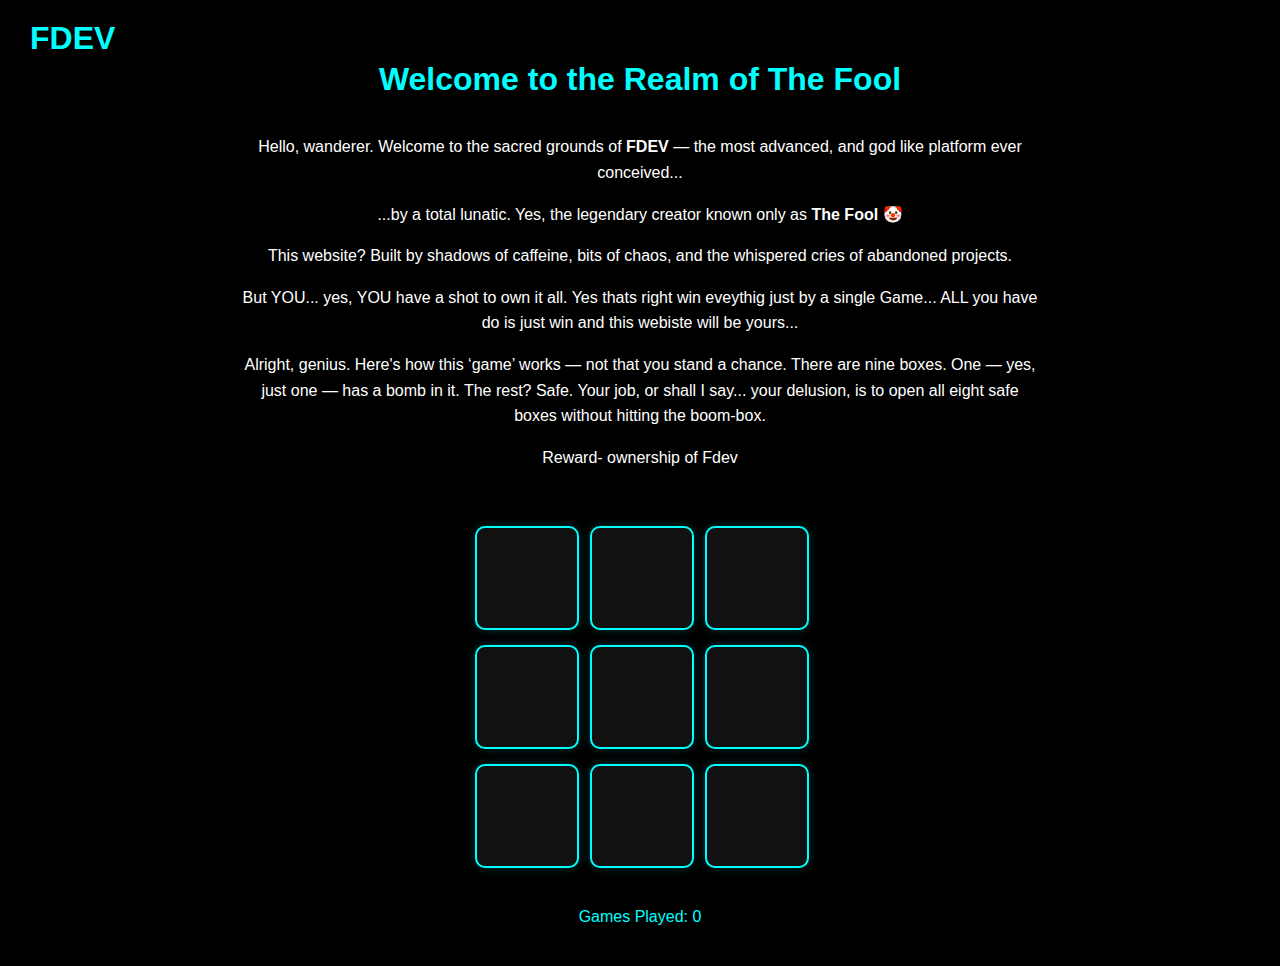
<file: about.html>
<!DOCTYPE html>
<html lang="en">
<head>
  <meta charset="UTF-8" />
  <meta name="viewport" content="width=device-width, initial-scale=1.0" />
  <title>FDEV | The Fool's Page</title>
  <style>
    body {
      margin: 0;
      background: #000;
      color: #fff;
      font-family: 'Segoe UI', Tahoma, Geneva, Verdana, sans-serif;
      display: flex;
      flex-direction: column;
      align-items: center;
      padding: 40px 20px;
    }

    .logo {
      position: absolute;
      top: 20px;
      left: 30px;
      font-size: 2rem;
      color: #0ff;
      font-weight: bold;
      text-decoration: none;
    }

    h1 {
      color: #0ff;
      margin-bottom: 20px;
    }

    .intro {
      max-width: 800px;
      margin-bottom: 40px;
      text-align: center;
      line-height: 1.6;
    }

    .grid {
      display: grid;
      grid-template-columns: repeat(3, 100px);
      gap: 15px;
    }

    .box {
      background: #111;
      border: 2px solid #0ff;
      border-radius: 10px;
      width: 100px;
      height: 100px;
      display: flex;
      align-items: center;
      justify-content: center;
      font-size: 1.5rem;
      cursor: pointer;
      box-shadow: 0 0 10px #0ff3;
      transition: 0.2s;
    }

    .box.opened {
      background: #0ff3;
      color: #000;
      pointer-events: none;
    }

    .box.bomb {
      background: #f00;
      color: #fff;
      animation: shake 0.5s;
    }

    @keyframes shake {
      0% { transform: rotate(0deg); }
      25% { transform: rotate(5deg); }
      50% { transform: rotate(-5deg); }
      75% { transform: rotate(5deg); }
      100% { transform: rotate(0deg); }
    }

    .mock {
      margin-top: 30px;
      color: #f00;
      font-style: italic;
    }

    .count {
      margin-top: 10px;
      color: #0ff;
    }
  </style>
</head>
<body>
  <a href="index.html" class="logo">FDEV</a>

  <h1>Welcome to the Realm of The Fool</h1>

  <div class="intro">
    <p>Hello, wanderer. Welcome to the sacred grounds of <strong>FDEV</strong> — the most advanced, and god like platform ever conceived...</p>
    <p>...by a total lunatic. Yes, the legendary creator known only as <strong>The Fool</strong> 🤡</p>
    <p>This website? Built by shadows of caffeine, bits of chaos, and the whispered cries of abandoned projects.</p>
    <p>But YOU... yes, YOU have a shot to own it all. Yes thats right win eveythig just by a single Game... ALL you have do is just win and this webiste will be yours...</p>
    <p>Alright, genius. Here's how this ‘game’ works — not that you stand a chance. There are nine boxes. One — yes, just one — has a bomb in it. The rest? Safe. Your job, or shall I say... your delusion, is to open all eight safe boxes without hitting the boom-box.</p>
    <p>Reward- ownership of Fdev</p>
</div>

  <div class="grid" id="gameGrid"></div>

  <div class="mock" id="mockMessage"></div>
  <div class="count">Games Played: <span id="playCount">0</span></div>

  <script>
    const grid = document.getElementById('gameGrid');
    const mockMessage = document.getElementById('mockMessage');
    const playCountSpan = document.getElementById('playCount');

    let playCount = 0;
    const mocks = [
      "Haha! a low life dare to challenge the greatness of Mr fool",
      "Oh no... not again. well what can i expect",
      "Impressive...ly bad luck!",
      "Maybe try another career? ",
      "You're making The Fool proud. Of your failures."
    ];

    function setupGame() {
      grid.innerHTML = '';
      mockMessage.innerText = '';
      let bombIndex = Math.floor(Math.random() * 9);
      let opened = 0;

      for (let i = 0; i < 9; i++) {
        const box = document.createElement('div');
        box.classList.add('box');
        box.dataset.index = i;
        box.addEventListener('click', () => {
          if (i === bombIndex) {
            box.classList.add('bomb');
            box.innerText = '💥';
            playCount++;
            playCountSpan.innerText = playCount;
            mockMessage.innerText = mocks[Math.floor(Math.random() * mocks.length)];
            setTimeout(setupGame, 2000);
          } else {
            box.classList.add('opened');
            box.innerText = '✅';
            opened++;
            if (opened === 8) {
              // Never allow 8 opens without bomb
              bombIndex = i; // Make the 9th a bomb
            }
          }
        });
        grid.appendChild(box);
      }
    }

    setupGame();
  </script>
</body>
</html>
</file>
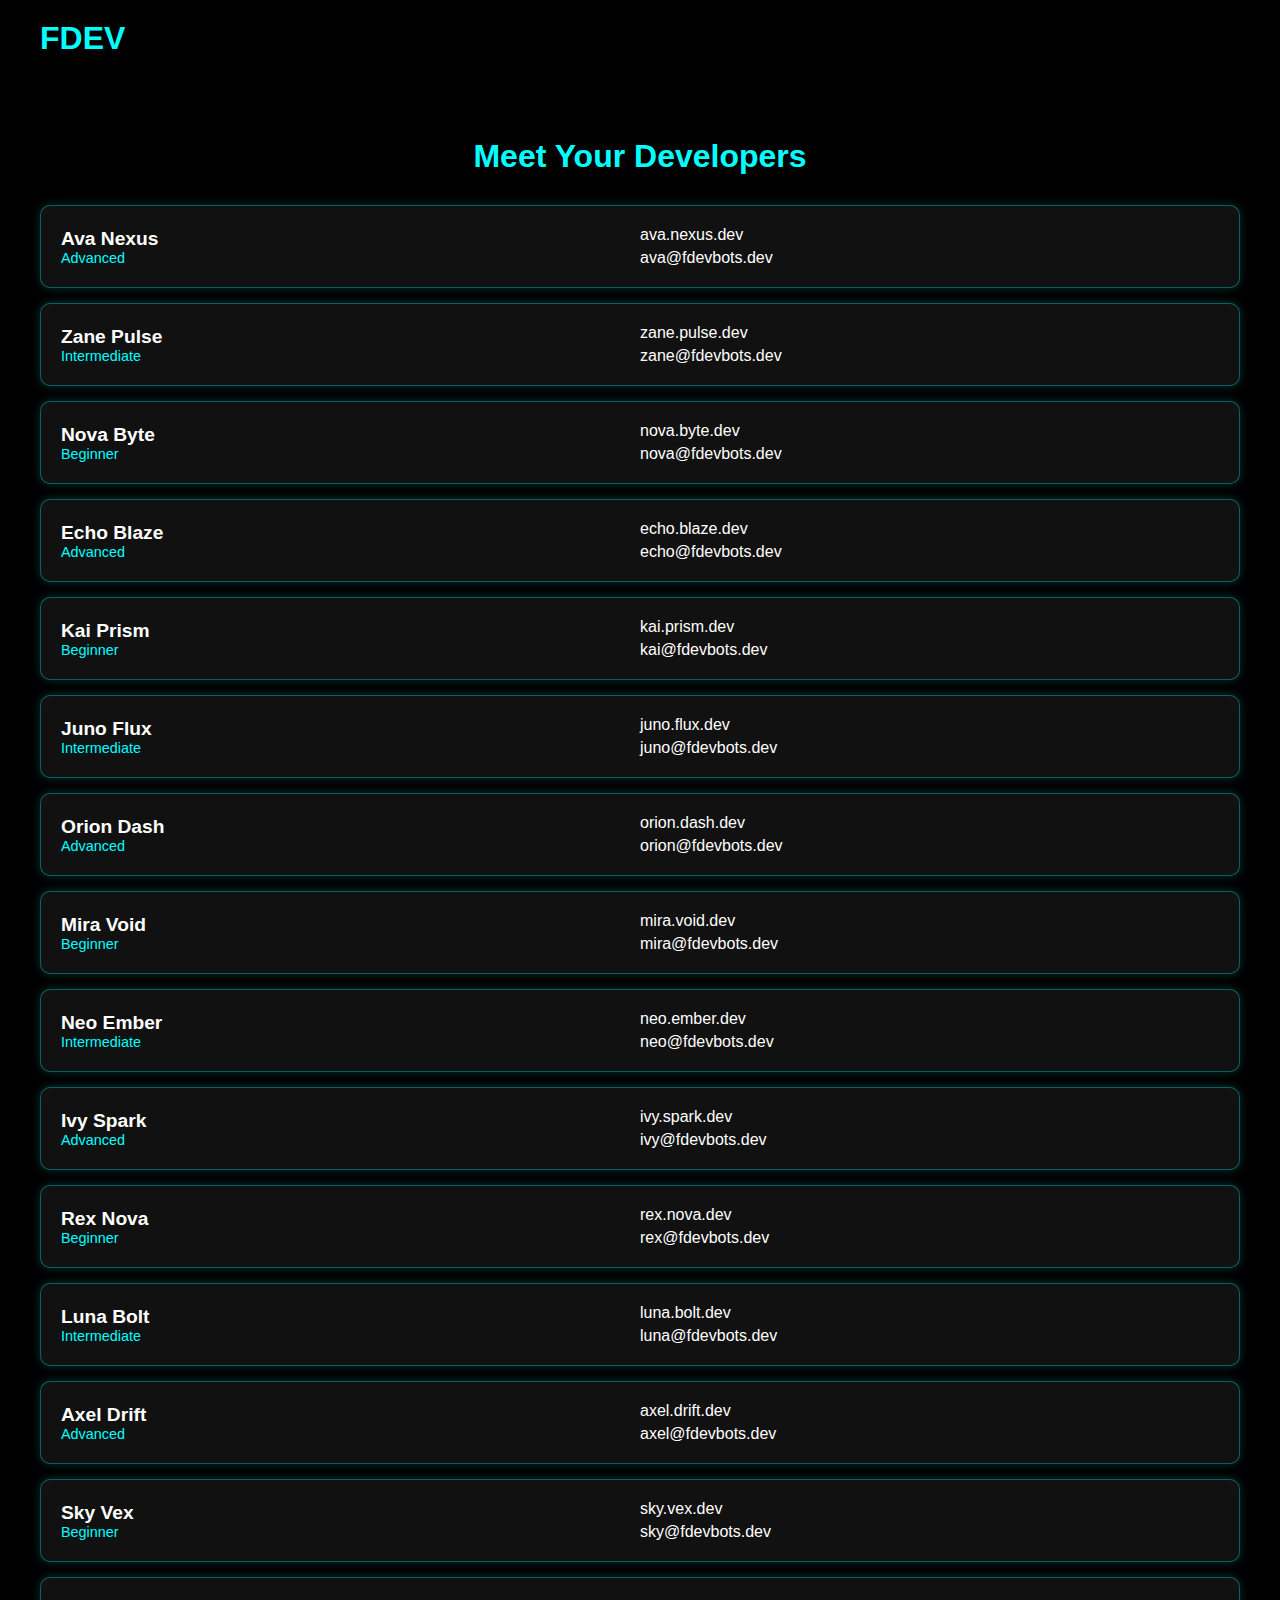
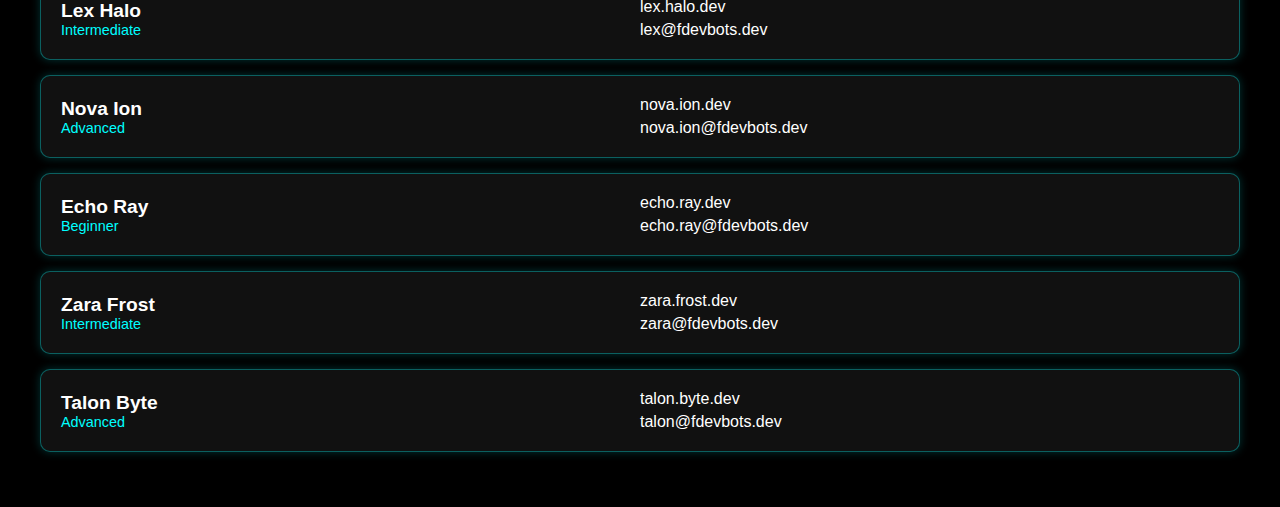
<file: developer-list.html>
<!DOCTYPE html>
<html lang="en">
<head>
  <meta charset="UTF-8" />
  <meta name="viewport" content="width=device-width, initial-scale=1.0"/>
  <title>FDEV | Developer List</title>
  <style>
    body {
      margin: 0;
      background-color: #000;
      color: #fff;
      font-family: 'Segoe UI', Tahoma, Geneva, Verdana, sans-serif;
    }

    header {
      padding: 20px 40px;
      background: #000;
    }

    .logo {
      color: #0ff;
      font-size: 2rem;
      text-decoration: none;
      font-weight: bold;
    }

    .container {
      max-width: 1200px;
      margin: auto;
      padding: 40px 20px;
    }

    h1 {
      text-align: center;
      color: #0ff;
      margin-bottom: 30px;
    }

    .dev-row {
      display: flex;
      justify-content: space-between;
      align-items: center;
      padding: 20px;
      margin-bottom: 15px;
      background: #111;
      border: 1px solid #0ff5;
      border-radius: 10px;
      box-shadow: 0 0 10px #0ff3;
      transition: 0.3s;
    }

    .dev-row:hover {
      box-shadow: 0 0 20px #0ff;
      transform: translateY(-2px);
    }

    .dev-info {
      flex: 2;
    }

    .dev-name {
      font-size: 1.2rem;
      font-weight: bold;
    }

    .dev-rank {
      color: #0ff;
      font-size: 0.9rem;
    }

    .dev-contact {
      flex: 2;
      display: flex;
      flex-direction: column;
      gap: 5px;
    }

    .dev-contact a {
      color: #fff;
      text-decoration: none;
      transition: 0.2s;
    }

    .dev-contact a:hover {
      text-decoration: underline;
      color: #0ff;
    }
  </style>
</head>
<body>

  <header>
    <a href="index.html" class="logo">FDEV</a>
  </header>

  <div class="container">
    <h1>Meet Your Developers</h1>

    <!-- Developer Rows -->
    <div class="dev-row">
      <div class="dev-info">
        <div class="dev-name">Ava Nexus</div>
        <div class="dev-rank">Advanced</div>
      </div>
      <div class="dev-contact">
        <a href="#">ava.nexus.dev</a>
        <a href="mailto:ava@fdevbots.dev">ava@fdevbots.dev</a>
      </div>
    </div>

    <div class="dev-row">
      <div class="dev-info">
        <div class="dev-name">Zane Pulse</div>
        <div class="dev-rank">Intermediate</div>
      </div>
      <div class="dev-contact">
        <a href="#">zane.pulse.dev</a>
        <a href="mailto:zane@fdevbots.dev">zane@fdevbots.dev</a>
      </div>
    </div>

    <div class="dev-row">
      <div class="dev-info">
        <div class="dev-name">Nova Byte</div>
        <div class="dev-rank">Beginner</div>
      </div>
      <div class="dev-contact">
        <a href="#">nova.byte.dev</a>
        <a href="mailto:nova@fdevbots.dev">nova@fdevbots.dev</a>
      </div>
    </div>

    <!-- Add 17 more fake bot developers -->
    <div class="dev-row"><div class="dev-info"><div class="dev-name">Echo Blaze</div><div class="dev-rank">Advanced</div></div><div class="dev-contact"><a href="#">echo.blaze.dev</a><a href="mailto:echo@fdevbots.dev">echo@fdevbots.dev</a></div></div>
    <div class="dev-row"><div class="dev-info"><div class="dev-name">Kai Prism</div><div class="dev-rank">Beginner</div></div><div class="dev-contact"><a href="#">kai.prism.dev</a><a href="mailto:kai@fdevbots.dev">kai@fdevbots.dev</a></div></div>
    <div class="dev-row"><div class="dev-info"><div class="dev-name">Juno Flux</div><div class="dev-rank">Intermediate</div></div><div class="dev-contact"><a href="#">juno.flux.dev</a><a href="mailto:juno@fdevbots.dev">juno@fdevbots.dev</a></div></div>
    <div class="dev-row"><div class="dev-info"><div class="dev-name">Orion Dash</div><div class="dev-rank">Advanced</div></div><div class="dev-contact"><a href="#">orion.dash.dev</a><a href="mailto:orion@fdevbots.dev">orion@fdevbots.dev</a></div></div>
    <div class="dev-row"><div class="dev-info"><div class="dev-name">Mira Void</div><div class="dev-rank">Beginner</div></div><div class="dev-contact"><a href="#">mira.void.dev</a><a href="mailto:mira@fdevbots.dev">mira@fdevbots.dev</a></div></div>
    <div class="dev-row"><div class="dev-info"><div class="dev-name">Neo Ember</div><div class="dev-rank">Intermediate</div></div><div class="dev-contact"><a href="#">neo.ember.dev</a><a href="mailto:neo@fdevbots.dev">neo@fdevbots.dev</a></div></div>
    <div class="dev-row"><div class="dev-info"><div class="dev-name">Ivy Spark</div><div class="dev-rank">Advanced</div></div><div class="dev-contact"><a href="#">ivy.spark.dev</a><a href="mailto:ivy@fdevbots.dev">ivy@fdevbots.dev</a></div></div>
    <div class="dev-row"><div class="dev-info"><div class="dev-name">Rex Nova</div><div class="dev-rank">Beginner</div></div><div class="dev-contact"><a href="#">rex.nova.dev</a><a href="mailto:rex@fdevbots.dev">rex@fdevbots.dev</a></div></div>
    <div class="dev-row"><div class="dev-info"><div class="dev-name">Luna Bolt</div><div class="dev-rank">Intermediate</div></div><div class="dev-contact"><a href="#">luna.bolt.dev</a><a href="mailto:luna@fdevbots.dev">luna@fdevbots.dev</a></div></div>
    <div class="dev-row"><div class="dev-info"><div class="dev-name">Axel Drift</div><div class="dev-rank">Advanced</div></div><div class="dev-contact"><a href="#">axel.drift.dev</a><a href="mailto:axel@fdevbots.dev">axel@fdevbots.dev</a></div></div>
    <div class="dev-row"><div class="dev-info"><div class="dev-name">Sky Vex</div><div class="dev-rank">Beginner</div></div><div class="dev-contact"><a href="#">sky.vex.dev</a><a href="mailto:sky@fdevbots.dev">sky@fdevbots.dev</a></div></div>
    <div class="dev-row"><div class="dev-info"><div class="dev-name">Lex Halo</div><div class="dev-rank">Intermediate</div></div><div class="dev-contact"><a href="#">lex.halo.dev</a><a href="mailto:lex@fdevbots.dev">lex@fdevbots.dev</a></div></div>
    <div class="dev-row"><div class="dev-info"><div class="dev-name">Nova Ion</div><div class="dev-rank">Advanced</div></div><div class="dev-contact"><a href="#">nova.ion.dev</a><a href="mailto:nova.ion@fdevbots.dev">nova.ion@fdevbots.dev</a></div></div>
    <div class="dev-row"><div class="dev-info"><div class="dev-name">Echo Ray</div><div class="dev-rank">Beginner</div></div><div class="dev-contact"><a href="#">echo.ray.dev</a><a href="mailto:echo.ray@fdevbots.dev">echo.ray@fdevbots.dev</a></div></div>
    <div class="dev-row"><div class="dev-info"><div class="dev-name">Zara Frost</div><div class="dev-rank">Intermediate</div></div><div class="dev-contact"><a href="#">zara.frost.dev</a><a href="mailto:zara@fdevbots.dev">zara@fdevbots.dev</a></div></div>
    <div class="dev-row"><div class="dev-info"><div class="dev-name">Talon Byte</div><div class="dev-rank">Advanced</div></div><div class="dev-contact"><a href="#">talon.byte.dev</a><a href="mailto:talon@fdevbots.dev">talon@fdevbots.dev</a></div></div>
  </div>
</body>
</html>
</file>
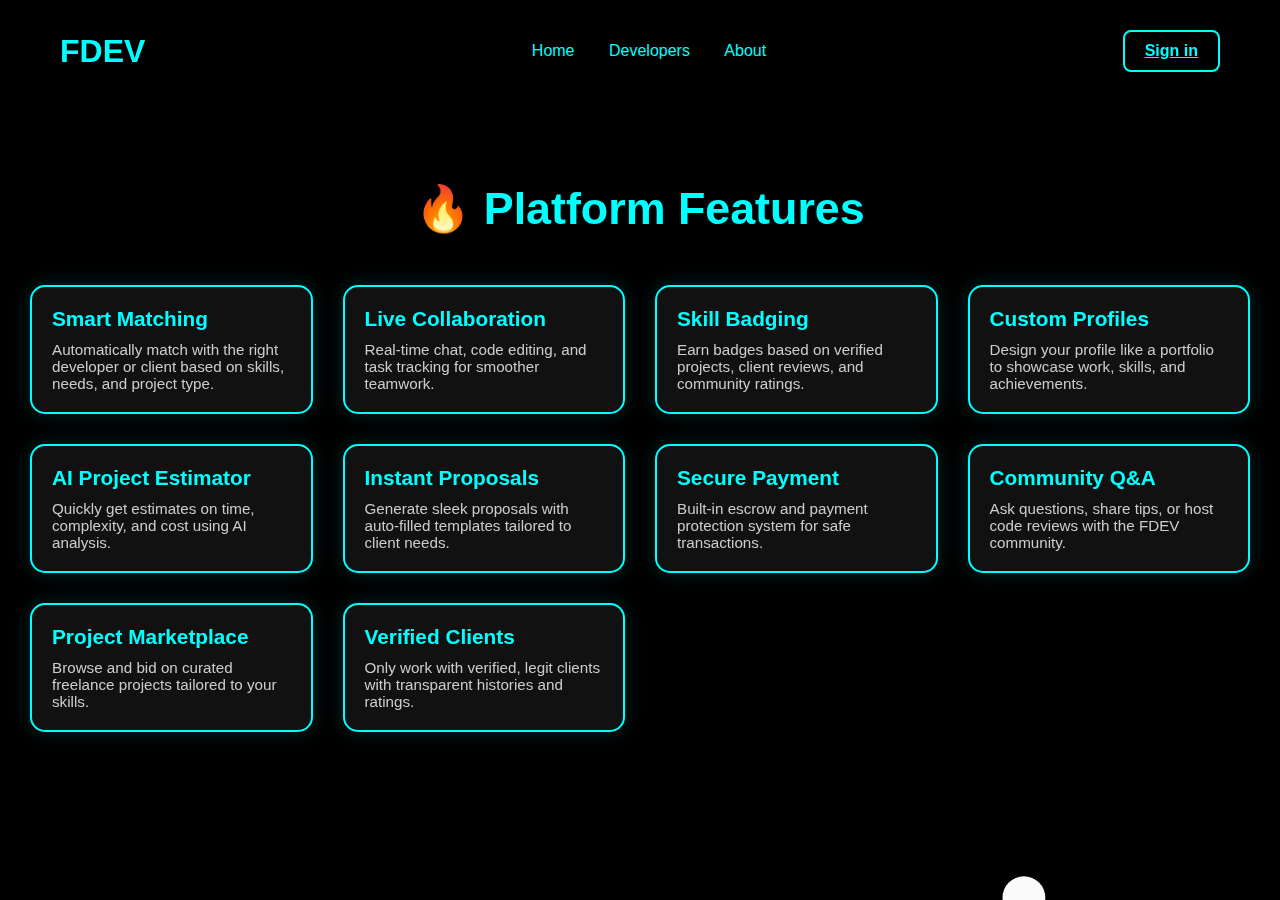
<file: feature.html>
<!DOCTYPE html>
<html lang="en">
<head>
    <meta charset="UTF-8">
    <meta name="viewport" content="width=device-width, initial-scale=1.0">
    <title>FDEV | Features</title>
    <link rel="stylesheet" href="https://unpkg.com/aos@next/dist/aos.css" />
    <style>
        * {
            margin: 0;
            padding: 0;
            box-sizing: border-box;
        }

        body {
            background: #000;
            color: #fff;
            font-family: 'Segoe UI', Tahoma, Geneva, Verdana, sans-serif;
            overflow-x: hidden;
        }

        header {
            display: flex;
            justify-content: space-between;
            align-items: center;
            padding: 30px 60px;
            background: #000;
            z-index: 10;
            position: relative;
        }

        header .logo {
            font-size: 2rem;
            color: #0ff;
            font-weight: bold;
        }

        nav a {
            color: #0ff;
            text-decoration: none;
            margin-left: 30px;
            font-weight: 500;
            transition: color 0.3s ease;
        }

        nav a:hover {
            color: #fff;
        }

        .btn-signing-main {
            background: none;
            border: 2px solid #0ff;
            color: #0ff;
            padding: 10px 20px;
            border-radius: 8px;
            font-weight: bold;
            cursor: pointer;
            transition: all 0.3s ease;
        }

        .btn-signing-main:hover {
            background-color: #0ff;
            color: #000;
            box-shadow: 0 0 15px #0ff;
        }

        .features-section {
            padding: 80px 30px;
            position: relative;
            z-index: 1;
        }

        .features-heading {
            text-align: center;
            font-size: 2.8rem;
            color: #0ff;
            margin-bottom: 50px;
        }

        .features-grid {
            display: grid;
            grid-template-columns: repeat(auto-fit, minmax(250px, 1fr));
            gap: 30px;
            position: relative;
            z-index: 2;
        }

        .feature-panel {
            background: #111;
            border: 2px solid #0ff;
            border-radius: 15px;
            padding: 20px;
            color: #0ff;
            text-decoration: none;
            box-shadow: 0 0 20px rgba(0, 255, 255, 0.15);
            transition: transform 0.3s, box-shadow 0.3s;
        }

        .feature-panel:hover {
            transform: translateY(-10px) scale(1.03);
            box-shadow: 0 0 25px rgba(0, 255, 255, 0.7);
            background-color: #0ff1;
            color:#d0ff00;
        }

        .feature-panel h3 {
            margin-bottom: 10px;
            font-size: 1.3rem;
        }

        .feature-panel p {
            font-size: 0.95rem;
            color: #ccc;
        }

        #bubbleCanvas {
            position: fixed;
            top: 0;
            left: 0;
            width: 100%;
            height: 100%;
            z-index: 0;
            pointer-events: none;
        }
    </style>
</head>
<body>

    <canvas id="bubbleCanvas"></canvas>

    <header>
        <h1 data-aos="fade-down" data-aos-duration="1500" class="logo">FDEV</h1>
        <nav>
            <a data-aos="fade-down" data-aos-duration="1500" href="index.html">Home</a>
            <a data-aos="fade-down" data-aos-duration="2500" href="developers.html">Developers</a>
            <a data-aos="fade-down" data-aos-duration="3000" href="about.html">About</a>
        </nav>
        <a href="signin.html" data-aos="fade-down" data-aos-duration="1500" class="btn-signing-main">Sign in</a>
    </header>

    <section class="features-section">
        <h2 class="features-heading">🔥 Platform Features</h2>
        <div class="features-grid">
            <a href="#" class="feature-panel">
                <h3>Smart Matching</h3>
                <p>Automatically match with the right developer or client based on skills, needs, and project type.</p>
            </a>
            <a href="#" class="feature-panel">
                <h3>Live Collaboration</h3>
                <p>Real-time chat, code editing, and task tracking for smoother teamwork.</p>
            </a>
            <a href="#" class="feature-panel">
                <h3>Skill Badging</h3>
                <p>Earn badges based on verified projects, client reviews, and community ratings.</p>
            </a>
            <a href="#" class="feature-panel">
                <h3>Custom Profiles</h3>
                <p>Design your profile like a portfolio to showcase work, skills, and achievements.</p>
            </a>
            <a href="#" class="feature-panel">
                <h3>AI Project Estimator</h3>
                <p>Quickly get estimates on time, complexity, and cost using AI analysis.</p>
            </a>
            <a href="#" class="feature-panel">
                <h3>Instant Proposals</h3>
                <p>Generate sleek proposals with auto-filled templates tailored to client needs.</p>
            </a>
            <a href="#" class="feature-panel">
                <h3>Secure Payment</h3>
                <p>Built-in escrow and payment protection system for safe transactions.</p>
            </a>
            <a href="#" class="feature-panel">
                <h3>Community Q&A</h3>
                <p>Ask questions, share tips, or host code reviews with the FDEV community.</p>
            </a>
            <a href="#" class="feature-panel">
                <h3>Project Marketplace</h3>
                <p>Browse and bid on curated freelance projects tailored to your skills.</p>
            </a>
            <a href="#" class="feature-panel">
                <h3>Verified Clients</h3>
                <p>Only work with verified, legit clients with transparent histories and ratings.</p>
            </a>
        </div>
    </section>

    <script src="https://unpkg.com/aos@next/dist/aos.js"></script>
    <script>
        AOS.init();
    </script>

    <script>
        const canvas = document.getElementById('bubbleCanvas');
        const ctx = canvas.getContext('2d');
        canvas.width = window.innerWidth;
        canvas.height = window.innerHeight;

        let bubbles = [];

        class Bubble {
            constructor() {
                this.x = Math.random() * canvas.width;
                this.y = canvas.height + Math.random() * 100;
                this.radius = Math.random() * 20 + 10;
                this.speed = Math.random() * 2 + 1;
                this.alpha = 1;
            }

            update() {
                this.y -= this.speed;
                this.alpha -= 0.001;
            }

            draw() {
                ctx.beginPath();
                ctx.arc(this.x, this.y, this.radius, 0, Math.PI * 2);
                ctx.fillStyle = `rgba(255, 255, 255, ${this.alpha})`;
                ctx.fill();
            }

            isPopped(mouseX, mouseY) {
                const dx = mouseX - this.x;
                const dy = mouseY - this.y;
                return Math.sqrt(dx * dx + dy * dy) < this.radius;
            }
        }

        function animate() {
            ctx.clearRect(0, 0, canvas.width, canvas.height);
            bubbles.forEach((bubble, index) => {
                bubble.update();
                bubble.draw();
                if (bubble.alpha <= 0) {
                    bubbles.splice(index, 1);
                }
            });
            requestAnimationFrame(animate);
        }

        setInterval(() => {
            bubbles.push(new Bubble());
        }, 400);

        canvas.addEventListener('click', (e) => {
            const sound = new Audio('https://cdn.pixabay.com/download/audio/2022/03/16/audio_d4bcf54c6b.mp3?filename=pop-94319.mp3');
            bubbles = bubbles.filter(b => {
                if (b.isPopped(e.clientX, e.clientY)) {
                    sound.play();
                    return false;
                }
                return true;
            });
        });

        animate();
    </script>

</body>
</html>
</file>
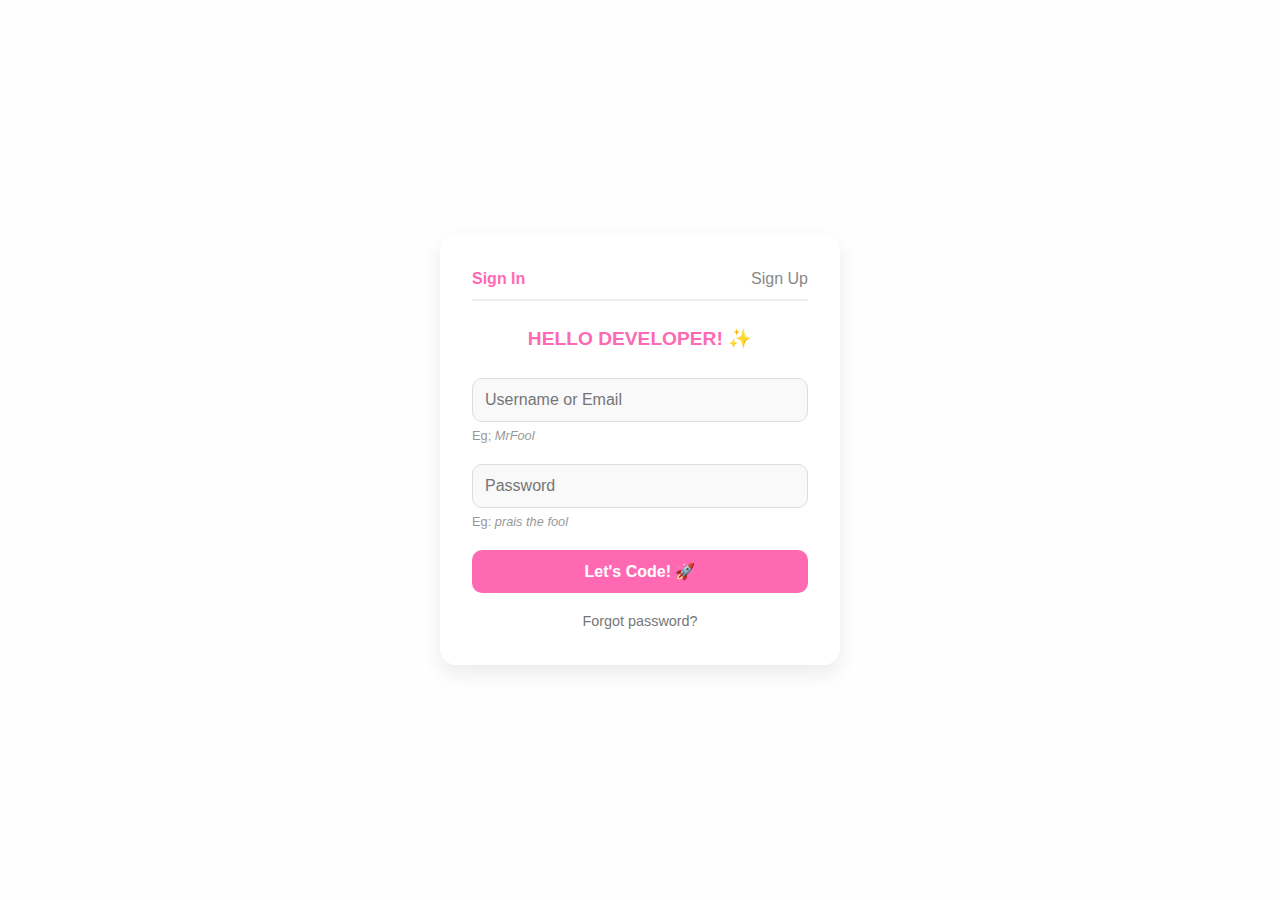
<file: signin.html>
<!DOCTYPE html>
<html lang="en">
<head>
    <meta charset="UTF-8">
    <meta name="viewport" content="width=device-width, initial-scale=1.0">
    <title>Sign In | FDEV</title>
    <link rel="stylesheet" href="styles.css">
</head>
<body class="auth-page">

    <div class="auth-container">

        <div class="auth-toggle">
            <a href="signin.html" class="active">Sign In</a>
            <a href="signup.html">Sign Up</a>
        </div>

        <!-- Sign In Form -->
        <form class="auth-form">
            <div class="auth-tag-box">
                <div class="auth-tag">HELLO DEVELOPER! ✨</div>
            </div>

            <div class="input-group">
                <input type="text" placeholder="Username or Email" required>
                <small>Eg; <em>MrFool</em></small>
            </div>

            <div class="input-group">
                <input type="password" placeholder="Password" required>
                <small>Eg: <em>prais the fool</em></small>
            </div>

            <button type="submit" class="auth-btn">Let's Code! 🚀</button>

            <div class="auth-footer">
                <a href="#">Forgot password?</a>
            </div>
        </form>
    </div>
</body>
</html>
</file>
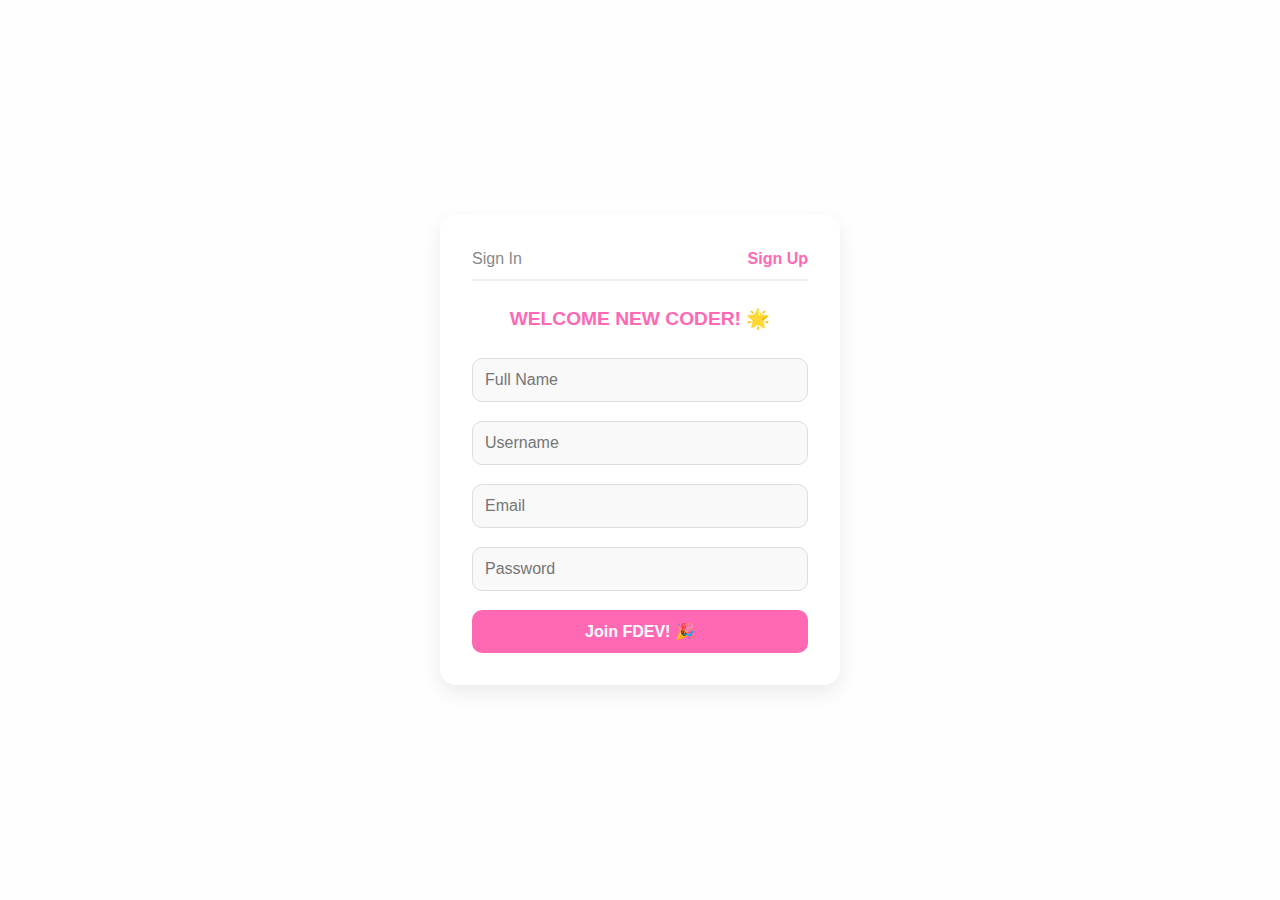
<file: signup.html>
<!DOCTYPE html>
<html lang="en">
<head>
    <meta charset="UTF-8">
    <meta name="viewport" content="width=device-width, initial-scale=1.0">
    <title>Sign Up | FDEV</title>
    <link rel="stylesheet" href="styles.css">
</head>
<body class="auth-page">
    <div class="bubble bubble-1"></div>
    <div class="bubble bubble-2"></div>
    <div class="bubble bubble-3"></div>

    <div class="auth-container">
        <div class="auth-toggle">
            <a href="signin.html">Sign In</a>
            <a href="signup.html" class="active">Sign Up</a>
        </div>

        <form class="auth-form">
            <div class="auth-tag-box">
                <div class="auth-tag">WELCOME NEW CODER! 🌟</div>
            </div>

            <div class="input-group">
                <input type="text" placeholder="Full Name" required>
            </div>

            <div class="input-group">
                <input type="text" placeholder="Username" required>
            </div>

            <div class="input-group">
                <input type="email" placeholder="Email" required>
            </div>

            <div class="input-group">
                <input type="password" placeholder="Password" required>
            </div>

            <button type="submit" class="auth-btn">Join FDEV! 🎉</button>
        </form>
    </div>
</body>
</html>
</file>
<file: styles.css>
* {
    margin: 0;
    padding: 0;
    box-sizing: border-box;
}

body {
    font-family: system-ui, -apple-system, BlinkMacSystemFont, 'Segoe UI',
        Roboto, Oxygen, Ubuntu, Cantarell, 'Open Sans', 'Helvetica Neue',
        sans-serif;
    background-color: black;
    color: #e7e7e7;
    min-height: 100vh;
    line-height: 1.5;
}

/* Gradient and layer blur effect */
.image-gradient {
    position: absolute;
    top: 0;
    right: 0;
    opacity: 0.5;
    z-index: -1;
}

.layer-blur {
    height: 0;
    position: absolute;
    width: 480px;
    top: 20%;
    right: 0;
    box-shadow: 0 0 700px 17px white;
    transform: rotate(-30deg);
    z-index: -1;
}

/* Container */
.container {
    width: 100%;
    margin: 0 auto;
    padding: 0 32px;
    position: relative;
    overflow: hidden;
}

/* Header */
header {
    display: flex;
    justify-content: space-between;
    align-items: center;
    padding: 16px 75px;
}

header h1 {
    font-size: 48px;
    font-weight: 400;
    cursor: pointer;
}

nav {
    display: flex;
    align-items: center;
    gap: 68px;
    margin-left: -5%;
}

nav a {
    font-size: 16px;
    letter-spacing: 1.6px;
    transition: color 0.2s ease;
    text-decoration: none;
    color: inherit;
    cursor: pointer;
    display: inline-block;
    padding: 8px 0;
    z-index: 999;
}

nav a:hover {
    color: #a7a7a7;
}

/* Sign-in button in header */
.btn-signing-main {
    background-color: #a7a7a7;
    color: black;
    padding: 13px 40px;
    border-radius: 50px;
    border: none;
    font-size: 16px;
    font-weight: 500;
    transition: background-color 0.2s ease;
    cursor: pointer;
    z-index: 999;
    text-decoration: none;
}

.btn-signing-main:hover {
    background-color: white;
}


/* Main content */
main {
    display: flex;
    flex-direction: column;
    justify-content: center;
    min-height: calc(90vh - 90px);
    
}

.content {
    max-width: 700px;
    margin-left: 7%;
    z-index: 999;
    
}


/* Tag box styling */
.tag-box {
    position: relative;
    width: 288px;
    height: 40px;
    border-radius: 50px;
    background: linear-gradient(to right, #656565, #7f43a7, #6600c5, #5300a0, #757575, #656565);
    background-size: 200%;
    animation: animationGradient 2.5s linear infinite;
    box-shadow: 0 0 15px rgba(255, 255, 255, 0.3);
    cursor: pointer;
}

@keyframes animationGradient {
    to {
        background-position: 200%;
    }
}

.tag-box .tag {
    position: absolute;
    inset: 3px;
    background-color: black;
    border-radius: 50px;
    display: flex;
    align-items: center;
    justify-content: center;
    transition: 0.5s ease;
    cursor: pointer;
    color: white;
}

.tag-box .tag:hover {
    color: #5300a0;
}

.content h1 {
    font-size: 45px;
    font-weight: 690;
    letter-spacing: 1.6px;
    margin: 27px 1px;
    line-height: 1.2;
    text-shadow: 0 0 10px gray;
    cursor: default;
}

.description {
    font-size: 13px;
    letter-spacing: 0.5px;
    max-width: 560px;
    cursor: default;
}

/* Buttons */
.buttons {
    display: flex;
    gap: 20px;
    margin-top: 3%;
    margin-left: 0;
}


/* Primary CTA Button */
.btn-get-started {
    text-decoration: none;
    border: 1px solid #2a2a2a;
    padding: 10px 30px;
    border-radius: 50px;
    font-size: 18px;
    font-weight: 600;
    letter-spacing: 1.6px;
    transition: background-color 0.2s;
    color: white;
    cursor: pointer;
    display: inline-block;
}

.btn-get-started:hover {
    background-color: #1a1a1a;
}


/* 3D Robot */
.robot-3d {
    position: absolute;
    top: 0;
    right: -20%;
    pointer-events: none;
}

/* tab  */
@media (max-width: 1300px) {
    header {
        padding: 16px 0.5rem;
    }   
    
    .content {
        margin-top: 85%;
    }

    .robot-3d {
        scale: 0.8;
        top: -28%;
        right: 2%;
    }
}

/* mobile */
@media (max-width: 760px) {
    header {
        padding: 16px 1.6rem;
    }

    nav {
        display: none;
    }

    header h1 {
        font-size: 32px;
    }

    .btn-signing-main {
        padding: 9.6px 24px;
    }

    .content {
        margin-top: 400px;
    }

    .robot-3d {
        scale: 0.5;
        top: -25%;
        right: 0;
    }

    .content {
        max-width: 608px;
        margin-left: 18%;
    }

    .tag-box {
        width: 192px;
    }

    .content h1 {
        font-size: 40px;
    }

    .description {
        font-size: 16px;
    }

    .btn-get-started {
        font-size: 12.8px;
        padding: 12px 19.2px;
    }
    
    .btn-signing-main {
        font-size: 12.8px;
        padding: 12px 19.2px;
    }
}




body.auth-page {
    font-family: 'Segoe UI', Tahoma, Geneva, Verdana, sans-serif;
    background: #fefefe;
    color: #333;
    min-height: 100vh;
    display: flex;
    justify-content: center;
    align-items: center;
    padding: 20px;
}

/* Container */
.auth-container {
    background: #ffffff;
    padding: 2rem;
    border-radius: 16px;
    box-shadow: 0 8px 20px rgba(0, 0, 0, 0.08);
    width: 100%;
    max-width: 400px;
}

/* Toggle links */
.auth-toggle {
    display: flex;
    justify-content: space-between;
    margin-bottom: 1.5rem;
    border-bottom: 2px solid #eee;
    padding-bottom: 0.5rem;
}

.auth-toggle a {
    text-decoration: none;
    color: #888;
    font-weight: 500;
    transition: color 0.3s;
}

.auth-toggle a.active,
.auth-toggle a:hover {
    color: #ff69b4;
    font-weight: 600;
}

/* Form */
.auth-form .auth-tag-box {
    text-align: center;
    margin-bottom: 1.5rem;
}

.auth-form .auth-tag {
    font-size: 1.2rem;
    font-weight: bold;
    color: #ff69b4;
}

.input-group {
    margin-bottom: 1.2rem;
    display: flex;
    flex-direction: column;
}

.input-group input {
    padding: 0.75rem;
    border-radius: 10px;
    border: 1px solid #ddd;
    background: #f9f9f9;
    font-size: 1rem;
    transition: border 0.3s;
}

.input-group input:focus {
    border-color: #ff69b4;
    outline: none;
    background: #fff;
}

.input-group small {
    margin-top: 0.25rem;
    font-size: 0.8rem;
    color: #999;
}

/* Button */
.auth-btn {
    width: 100%;
    padding: 0.75rem;
    border: none;
    background: #ff69b4;
    color: white;
    font-size: 1rem;
    font-weight: bold;
    border-radius: 10px;
    cursor: pointer;
    transition: background 0.3s;
}

.auth-btn:hover {
    background: #ff3f9f;
}

/* Footer link */
.auth-footer {
    text-align: center;
    margin-top: 1rem;
}

.auth-footer a {
    color: #777;
    text-decoration: none;
    font-size: 0.9rem;
    transition: color 0.3s;
}

.auth-footer a:hover {
    color: #ff69b4;
}


.tag {
    text-decoration: none;
}
</file>
